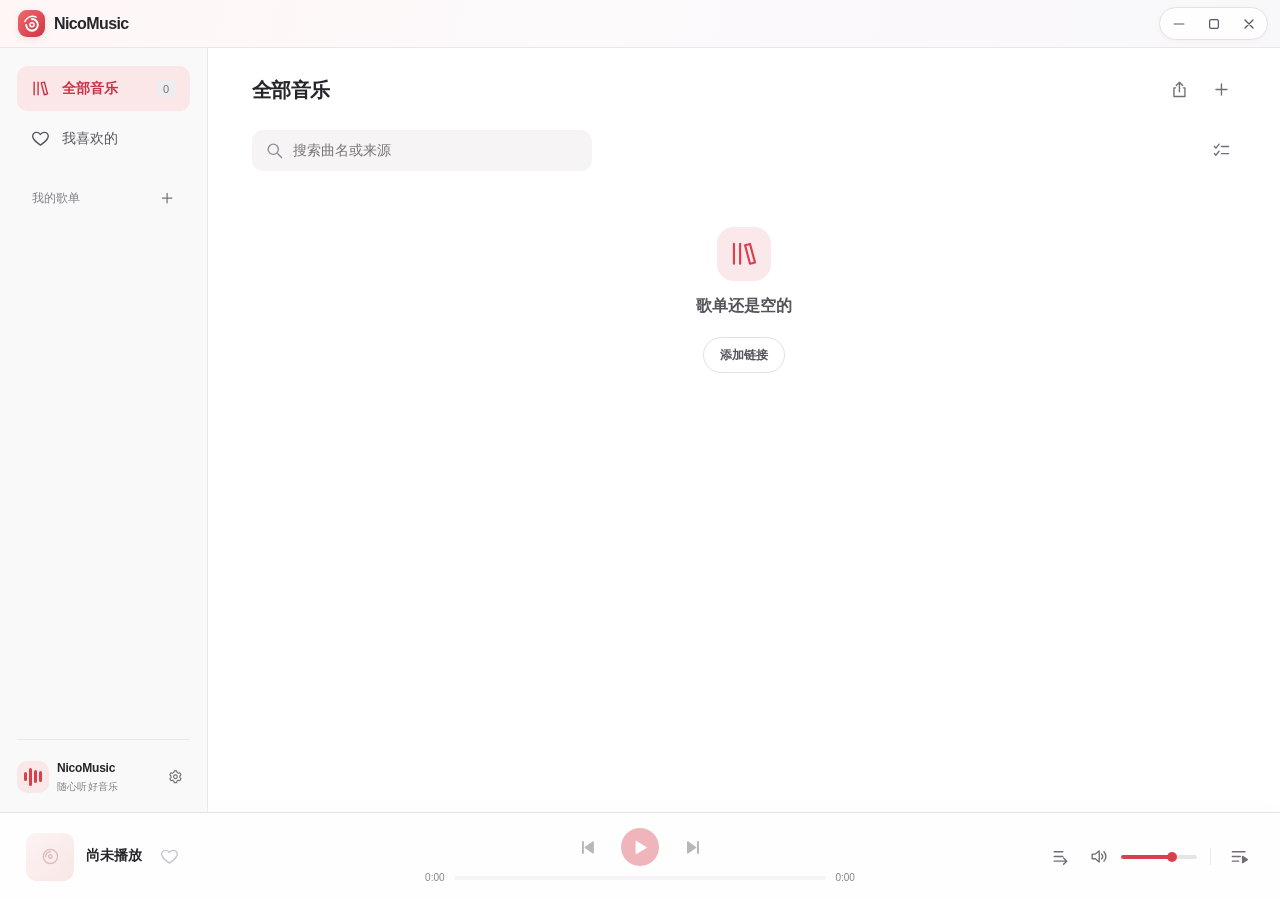
<file: ui/index.html>
<!doctype html>
<html lang="zh-CN">
  <head>
    <meta charset="utf-8" />
    <meta name="viewport" content="width=device-width,initial-scale=1" />
    <meta
      http-equiv="Content-Security-Policy"
      content="default-src 'self'; script-src 'self' https://*.focus.bilimusic.local; style-src 'self' 'unsafe-inline' https://*.focus.bilimusic.local; img-src 'self' https: http:; object-src 'none'; frame-src https://*.source.bilimusic.local; base-uri 'none'"
    />
    <title>NicoMusic · 音乐空间</title>
    <link rel="stylesheet" href="styles/style.css" />
    <script defer src="art/icons/glyphs.js"></script>
    <script defer src="scripts/icons.js"></script>
    <script defer src="scripts/focus.js"></script>
    <script defer src="scripts/playlists.js"></script>
    <script defer src="scripts/track-order.js"></script>
    <script defer src="scripts/window-bar.js"></script>
    <script defer src="scripts/hotkey-bindings.js"></script>
    <script defer src="scripts/shortcuts.js"></script>
    <script defer src="scripts/settings.js"></script>
    <script defer src="scripts/source-credentials.js"></script>
    <script defer src="scripts/plugin-settings.js"></script>
    <script defer src="scripts/edit-history.js"></script>
    <script defer src="scripts/updates.js"></script>
    <script defer src="scripts/collection-confirm.js"></script>
    <script defer src="scripts/app.js"></script>
  </head>
  <body>
    <div id="focusBackground" aria-hidden="true" hidden></div>
    <header class="windowBar" id="windowBar" aria-label="窗口标题栏">
      <div class="windowBrand"><span class="logo"><i data-icon="record"></i></span><b>NicoMusic</b></div>
      <div class="windowControls" role="group" aria-label="窗口控制">
        <button type="button" data-window="minimize" title="最小化到托盘" aria-label="最小化到托盘"><svg viewBox="0 0 20 20" aria-hidden="true" data-icon="windowMinimize"></svg></button>
        <button type="button" data-window="maximize" id="windowMax" title="最大化" aria-label="最大化"><svg viewBox="0 0 20 20" aria-hidden="true" data-icon="windowMaximize"></svg></button>
        <button type="button" data-window="close" title="关闭" aria-label="关闭"><svg viewBox="0 0 20 20" aria-hidden="true" data-icon="windowClose"></svg></button>
      </div>
    </header>
    <div class="shell">
      <aside class="slimScrollbar">
        <nav>
          <button data-page="library" class="selected">
            <i data-icon="library"></i>全部音乐<span id="libCount" class="badge"
              >0</span
            ></button
          ><button data-page="likes"><i data-icon="heart"></i>我喜欢的</button>
        </nav>
        <div class="listHead"><span>我的歌单</span><button id="newList" class="icon" title="新建歌单" aria-label="新建歌单"><i data-icon="plus"></i></button></div>
        <nav id="listNav" class="slimScrollbar" aria-label="我的歌单"></nav>
        <section id="sourcePanel" hidden>
          <div class="navlabel sourceLabel">来源</div>
          <div id="sources"></div>
        </section>
        <div class="asideEnd" id="sidebarStatusArea">
          <span class="eq" aria-hidden="true"><b></b><b></b><b></b><b></b></span>
          <span class="asideIdentity">
            <strong>NicoMusic</strong>
            <small id="sidebarStatus" role="status" aria-live="polite" aria-atomic="true">随心听好音乐</small>
          </span>
          <button
            class="icon"
            id="settingsButton"
            title="设置"
            aria-label="设置"
            aria-haspopup="dialog"
            aria-controls="settings"
          >
            <i data-icon="settings"></i>
          </button>
        </div>
      </aside>
      <main>
        <div class="topbar">
          <h1 id="heading">全部音乐</h1>
          <button id="deleteList" class="icon" aria-label="删除歌单" aria-haspopup="dialog" aria-controls="deleteListDialog" hidden><i data-icon="trash"></i></button>
          <button id="shareMix" class="icon" title="分享歌单" aria-label="分享歌单"><i data-icon="share"></i></button>
          <button type="button" id="sourceHome" class="icon" title="在浏览器打开来源主页" aria-label="在浏览器打开来源主页" hidden><i data-icon="external"></i></button>
          <button id="topAdd" class="icon addLink" aria-label="添加链接">
            <i data-icon="plus"></i>
          </button>
        </div>
        <div class="content">
          <section id="collection">
            <div class="collectionTools"><label class="filter"
              ><i data-icon="search"></i
              ><input
                id="query"
                placeholder="搜索曲名或来源"
                aria-label="搜索曲名或来源"
            /></label>
            <button id="batchToggle" class="icon" aria-label="批量操作" aria-pressed="false" aria-controls="batchBar"><i data-icon="checklist"></i></button></div>
            <div id="batchBar" role="group" aria-label="歌曲批量操作" hidden>
              <label><input id="batchAll" type="checkbox">全选</label>
              <small id="batchCount" aria-live="polite">已选 0 首</small>
              <button type="button" id="batchPlay" class="icon" title="播放" aria-label="播放"><i data-icon="play"></i></button>
              <button type="button" id="batchAdd" class="icon" title="加入歌单" aria-label="加入歌单"><i data-icon="plus"></i></button>
              <button type="button" id="batchFav" class="icon" title="喜欢" aria-label="喜欢"><i data-icon="heart"></i></button>
              <button type="button" id="batchRemove" class="icon" title="从音乐库移除" aria-label="从音乐库移除"><i data-icon="trash"></i></button>
            </div>
            <div id="rows" tabindex="0" role="region" aria-label="歌曲列表"></div>
          </section>
          <section id="sourceView" aria-labelledby="heading" hidden></section>
        </div>
      </main>
    </div>
    <section id="focusView" tabindex="-1" aria-label="专注模式" hidden>
      <div class="focusTools" role="group" aria-label="专注模式工具">
        <button type="button" class="focusTool" id="focusBack" aria-label="返回列表" title="返回列表（Esc）">
          <svg class="iconSvg" viewBox="0 0 24 24" aria-hidden="true" data-icon="focusBack"></svg>
        </button>
        <button type="button" class="focusTool" id="focusPresetTool" aria-label="切换专注模式预设" aria-haspopup="menu" aria-expanded="false" aria-controls="focusPresetMenu" hidden>
          <svg class="iconSvg" viewBox="0 0 24 24" aria-hidden="true" data-icon="presets"></svg>
        </button>
        <div id="focusPresetMenu" class="presetMenu" hidden>
          <div class="presetHeading" id="presetHeading">专注预设</div>
          <div id="focusPreset" class="slimScrollbar" role="menu" aria-labelledby="presetHeading"></div>
        </div>
      </div>
      <div id="focusContent"></div>
    </section>
    <footer>
      <div class="now">
        <button type="button" class="cover" id="cover" aria-label="切换专注模式" title="切换专注模式" aria-controls="focusView" aria-expanded="false" disabled><i data-icon="disc"></i></button>
        <div class="trackText">
          <strong id="trackWindow"><span id="track">尚未播放</span></strong><small id="artist"></small>
        </div>
        <button
          id="like"
          class="icon"
          aria-label="喜欢当前曲目"
          title="喜欢当前曲目"
          disabled
        >
          <i data-icon="heart"></i>
        </button>
      </div>
      <div class="transport">
        <div class="transportButtons">
          <button id="prev" class="icon" title="上一首（Ctrl + Alt + ← / MediaPrevious）" aria-label="上一首" aria-keyshortcuts="Control+Alt+ArrowLeft MediaTrackPrevious">
            <i data-icon="prev"></i></button
          ><button
            id="toggle"
            class="toggle"
            title="播放 / 暂停（空格 / Ctrl + Alt + 空格 / MediaPlayPause）"
            aria-label="播放"
            aria-keyshortcuts="Space Control+Alt+Space MediaPlayPause"
          >
            <i data-icon="play"></i></button
          ><button id="next" class="icon" title="下一首（Ctrl + Alt + → / MediaNext）" aria-label="下一首" aria-keyshortcuts="Control+Alt+ArrowRight MediaTrackNext">
            <i data-icon="next"></i>
          </button>
        </div>
        <div class="timeline">
          <time id="elapsed">0:00</time
          ><input
            type="range"
            id="seek"
            min="0"
            max="100"
            value="0"
            disabled
            aria-label="播放进度"
          /><time id="duration">0:00</time>
        </div>
      </div>
      <div class="outputs">
        <button id="repeat" type="button" class="icon" title="播放模式：顺序播放" aria-label="播放模式：顺序播放"></button>
        <button
          class="icon"
          id="mute"
          aria-label="静音"
          title="静音 / 取消静音"
        >
          <i data-icon="volume"></i></button
        ><input
          type="range"
          id="volume"
          min="0"
          max="100"
          value="70"
          aria-label="音量"
          aria-keyshortcuts="AudioVolumeUp AudioVolumeDown"
          title="播放器音量（VolumeUp / VolumeDown，每次 5%，支持长按）"
        /><span class="divider"></span
        ><button
          class="icon"
          id="viewQueue"
          title="查看播放列表"
          aria-label="查看播放列表"
          aria-haspopup="dialog"
          aria-controls="queueDialog"
        >
          <i data-icon="playQueue"></i>
        </button>
      </div>
    </footer>
    <dialog id="queueDialog" class="sheet" aria-labelledby="queueTitle">
      <header class="sheetHeader">
        <h2 id="queueTitle">播放列表 <small id="queueCount"></small></h2>
        <button type="button" class="close icon" aria-label="关闭播放列表" autofocus><i data-icon="close"></i></button>
      </header>
      <div class="queueCard">
        <p id="queueEmpty">暂无播放队列，请先点播一首歌。</p>
        <ol id="queueItems"></ol>
      </div>
    </dialog>
    <dialog id="exitDialog" aria-labelledby="exitTitle" aria-describedby="exitHint">
      <form id="exitForm">
        <button type="button" class="close icon" aria-label="取消"><i data-icon="close"></i></button>
        <h2 id="exitTitle">关闭窗口</h2>
        <p id="exitHint">收起到系统托盘后会继续播放，点击托盘图标可恢复窗口；关闭播放器会停止播放并退出。</p>
        <label class="rememberExit"><input type="checkbox" id="rememberExit">记住本次选择，不再提示</label>
        <div class="actions">
          <button type="submit" class="primary" value="minimize" autofocus>最小化到托盘</button>
          <button type="submit" class="subtle" value="close">关闭播放器</button>
        </div>
      </form>
    </dialog>
    <dialog id="deleteListDialog" class="sheet" role="alertdialog" aria-labelledby="deleteListTitle" aria-describedby="deleteListHint">
      <header class="sheetHeader">
        <h2 id="deleteListTitle">删除「<bdi id="deleteListName"></bdi>」？</h2>
        <button type="button" class="close icon" aria-label="关闭删除确认"><i data-icon="close"></i></button>
      </header>
      <p id="deleteListHint">只删除歌单，歌曲仍保留在音乐库中。</p>
      <div class="actions">
        <button type="button" id="cancelDeleteList" class="subtle" autofocus>取消</button>
        <button type="button" id="confirmDeleteList" class="primary">删除歌单</button>
      </div>
    </dialog>
    <dialog id="sourceImportDialog" class="sheet" aria-labelledby="sourceImportTitle" aria-describedby="sourceImportSummary">
      <form method="dialog">
        <h2 id="sourceImportTitle">导入来源歌单</h2>
        <p id="sourceImportSummary"></p>
        <div class="actions">
          <button id="sourceImportCancel" class="subtle" value="cancel" autofocus>取消</button>
          <button id="sourceImportAccept" class="primary" value="accept">确认导入</button>
        </div>
      </form>
    </dialog>
    <dialog id="mixDialog" class="sheet" aria-labelledby="mixTitle" aria-describedby="mixSummary">
      <form id="mixForm">
        <header class="sheetHeader">
          <h2 id="mixTitle">导入分享歌单</h2>
          <button type="button" class="close icon" aria-label="关闭"><i data-icon="close"></i></button>
        </header>
        <div class="importFields">
          <p id="mixSummary"></p>
          <label>新歌单名称<input id="mixName" required maxlength="60"></label>
        </div>
        <div class="actions">
          <button id="mixCurrent" class="subtle" type="button">导入当前歌单</button>
          <button class="primary" type="submit">创建歌单</button>
        </div>
      </form>
    </dialog>
    <dialog id="listDialog" aria-labelledby="listTitle">
      <form id="listForm">
        <button type="button" class="close icon" aria-label="关闭"><i data-icon="close"></i></button>
        <h2 id="listTitle">新建歌单</h2>
        <label>名称<input id="listName" required maxlength="60" placeholder="歌单名称"></label>
        <p id="listError" class="formError" role="alert"></p>
        <div class="actions"><button class="primary">创建</button></div>
      </form>
    </dialog>
    <dialog id="assignDialog" aria-labelledby="assignTitle">
      <form id="assignForm">
        <button type="button" class="close icon" aria-label="关闭"><i data-icon="close"></i></button>
        <h2 id="assignTitle">加入歌单</h2><p id="assignTrack"></p><div id="listChoices" class="choices"></div>
        <p id="assignError" class="formError" role="alert"></p>
        <div class="actions"><button id="createWithSong" class="subtle" type="button">新建歌单</button><button id="applyLists" class="primary">保存</button></div>
      </form>
    </dialog>
    <dialog id="addDialog" class="sheet" aria-labelledby="importTitle">
      <form id="addForm">
        <header class="sheetHeader">
          <h2 id="importTitle">导入音乐</h2>
          <button type="button" class="close icon" aria-label="关闭"><i data-icon="close"></i></button>
        </header>
        <div class="importFields">
          <button type="button" id="localDrop" title="选择音乐或 .nicomix 歌单">选择文件 <small>或将音乐、.nicomix 歌单拖到这里</small></button>
          <input type="file" id="localFile" accept=".nicomix,.mp3,.m4a,.aac,.flac,.wav,.ogg,.opus,.oga,.aiff,.alac,.wma,.webm,.mp4" hidden />
          <p id="importStatus" role="status" hidden>正在读取合集，请稍候…</p>
          <label
            >链接或本地路径<input
              id="url"
              type="text"
              placeholder="歌曲链接、合集链接或本地路径"
              required
              maxlength="8192" /></label
          ><label
            >曲名 <small>选填</small
            ><input id="name" maxlength="180" placeholder="留空使用原曲名或文件名"
          /></label>
        </div>
        <div class="actions">
          <button class="subtle" value="add">仅加入歌单</button
          ><button class="primary" value="start">
            <i data-icon="play"></i>加入并播放
          </button>
        </div>
      </form>
    </dialog>
    <dialog id="settings" class="sheet" aria-labelledby="settingsTitle">
      <div class="settingsFrame">
      <header class="sheetHeader">
        <h2 id="settingsTitle">设置</h2>
        <button class="close icon" aria-label="关闭设置"><i data-icon="close"></i></button>
      </header>
      <div class="settingsTabs" role="tablist" aria-label="设置分类">
        <button type="button" id="settingsTabGeneral" data-settings-tab="general" role="tab" aria-selected="true" aria-controls="settingsGeneral">常规</button>
        <button type="button" id="settingsTabHotkeys" data-settings-tab="hotkeys" role="tab" aria-selected="false" aria-controls="settingsHotkeys" tabindex="-1">热键</button>
        <button type="button" id="settingsTabPlugins" data-settings-tab="plugins" role="tab" aria-selected="false" aria-controls="settingsPlugins" tabindex="-1">插件</button>
        <button type="button" id="settingsTabAbout" data-settings-tab="about" role="tab" aria-selected="false" aria-controls="about" tabindex="-1">关于</button>
      </div>
      <div id="settingsBody" class="settingsBody slimScrollbar">
      <section id="settingsGeneral" role="tabpanel" aria-labelledby="settingsTabGeneral">
        <section class="generalSection" aria-labelledby="dataFolderTitle">
          <h3 id="dataFolderTitle">本地数据</h3>
          <p>音乐库、自建歌单、收藏及设置保存在数据文件夹中。完整备份前，请先退出播放器。</p>
          <button type="button" id="openDataFolder" class="subtle" disabled>打开数据文件夹</button>
        </section>
        <section class="generalSection" aria-labelledby="editHistoryTitle">
          <h3 id="editHistoryTitle">操作提示与撤销</h3>
          <label class="autoUpdate"><input type="checkbox" id="editNotices" checked />显示导入和删除操作提示</label>
          <p>关闭后仍可使用 Ctrl+Z 撤销、Ctrl+Y 重做。每批操作为一步，本次会话最多保留 50 步；不会删除本地音频文件。</p>
          <div class="settingsActions"><button type="button" id="undoEdit" class="subtle" disabled>撤销（Ctrl+Z）</button><button type="button" id="redoEdit" class="subtle" disabled>重做（Ctrl+Y）</button></div>
        </section>
        <section class="generalSection" aria-labelledby="closeWindowTitle">
          <h3 id="closeWindowTitle">关闭窗口</h3>
          <p>清除已记住的关闭方式，下次关闭时重新询问收起到托盘或退出。</p>
          <button type="button" id="resetExit" class="subtle">恢复关闭窗口时的询问</button>
        </section>
      </section>
      <section id="settingsHotkeys" role="tabpanel" aria-labelledby="settingsTabHotkeys" hidden>
        <h3 class="settingsSectionTitle">播放控制</h3>
        <form id="hotkeyForm">
          <div class="hotkeyGroup">
          <div class="hotkeyRow"><label for="hotkey-prev">上一首</label><input id="hotkey-prev" readonly aria-label="上一首组合热键" /></div>
          <div class="hotkeyRow"><label for="hotkey-next">下一首</label><input id="hotkey-next" readonly aria-label="下一首组合热键" /></div>
          <div class="hotkeyRow"><label for="hotkey-toggle">播放 / 暂停</label><input id="hotkey-toggle" readonly aria-label="播放暂停组合热键" /></div>
          </div>
          <p id="hotkeyEditStatus" class="settingsNotice" role="status" aria-live="polite" hidden></p>
          <p id="hotkeyAvailability" class="settingsNotice" role="status" aria-live="polite" hidden></p>
          <div class="settingsActions"><button type="button" id="resetHotkeys" class="subtle">恢复默认</button><button type="button" id="cancelHotkeyChanges" class="subtle">取消修改</button><button type="submit" id="saveHotkeys" class="primary" disabled>保存热键</button></div>
        </form>
      </section>
      <section id="settingsPlugins" role="tabpanel" aria-labelledby="settingsTabPlugins" hidden>
        <div class="pluginToolbar">
          <h3 id="pluginVersionsTitle">已加载插件 <span id="pluginCount">0</span></h3>
          <button type="button" id="openPluginFolder" class="pluginButton" disabled><i data-icon="folder"></i>打开插件目录</button>
        </div>
        <p id="noPluginVersions">暂无已加载的插件</p>
        <ul id="pluginVersions" aria-labelledby="pluginVersionsTitle"></ul>
      </section>
      <section id="about" role="tabpanel" aria-labelledby="settingsTabAbout" hidden>
      <h3>关于 NicoMusic</h3>
      <p id="starInvite">✨ 如果喜欢 NicoMusic，欢迎到 GitHub 点亮一颗 Star。</p>
      <p>
        <a id="projectLink" href="https://github.com/lenzo15/Nico-Music" target="_blank" rel="noopener noreferrer" title="在默认浏览器中打开 GitHub 项目">
          GitHub：lenzo15/Nico-Music <i data-icon="external"></i>
        </a>
      </p>
      <section class="updatePanel" aria-labelledby="updateTitle">
        <h3 id="updateTitle">版本更新</h3>
        <p>当前版本：<span id="appVersion">读取中…</span></p>
        <p id="updateStatus" role="status" aria-live="polite">尚未检查更新</p>
        <div id="downloadProgress" hidden>
          <progress id="updateProgress" max="1" value="0" aria-label="更新下载进度"></progress>
          <small id="downloadBytes"></small>
        </div>
        <div class="updateActions">
          <button type="button" id="checkUpdates" class="subtle" disabled>检查更新</button>
          <button type="button" id="downloadUpdate" class="primary" hidden>更新并重启</button>
          <button type="button" id="cancelUpdate" class="subtle" hidden>取消下载</button>
        </div>
        <label class="autoUpdate"><input type="checkbox" id="autoUpdate" checked />启动时自动检查更新</label>
      </section>
      </section>
      </div>
      </div>
    </dialog>
    <dialog id="pluginConfig" class="sheet" aria-labelledby="pluginConfigTitle">
      <header class="sheetHeader">
        <h2 id="pluginConfigTitle"></h2>
        <button type="button" class="close icon" aria-label="关闭插件设置"><i data-icon="close"></i></button>
      </header>
      <div id="pluginConfigPage"></div>
    </dialog>
    <dialog id="sourceCredentialDialog" class="sheet" aria-labelledby="sourceCredentialTitle">
      <form id="sourceCredentialForm" autocomplete="off">
        <header class="sheetHeader">
          <h2 id="sourceCredentialTitle"></h2>
          <button type="button" class="close icon" aria-label="关闭音源设置"><i data-icon="close"></i></button>
        </header>
        <div class="credentialFields slimScrollbar">
          <p id="sourceCredentialHelp"></p>
          <label id="sourceCredentialLabel" for="sourceCredentialInput"></label>
          <input id="sourceCredentialInput" type="password" autocomplete="off" spellcheck="false" maxlength="16384"
                 aria-describedby="sourceCredentialHelp sourceCredentialStatus" />
          <p id="sourceCredentialStatus" role="status" aria-live="polite"></p>
        </div>
        <div class="actions">
          <button type="button" id="clearSourceCredential" class="subtle" disabled>清除本地登录</button>
          <button type="submit" id="saveSourceCredential" class="primary" disabled>保存</button>
        </div>
      </form>
    </dialog>
    <div id="toast" role="status" aria-live="polite"></div>
  </body>
</html>
</file>
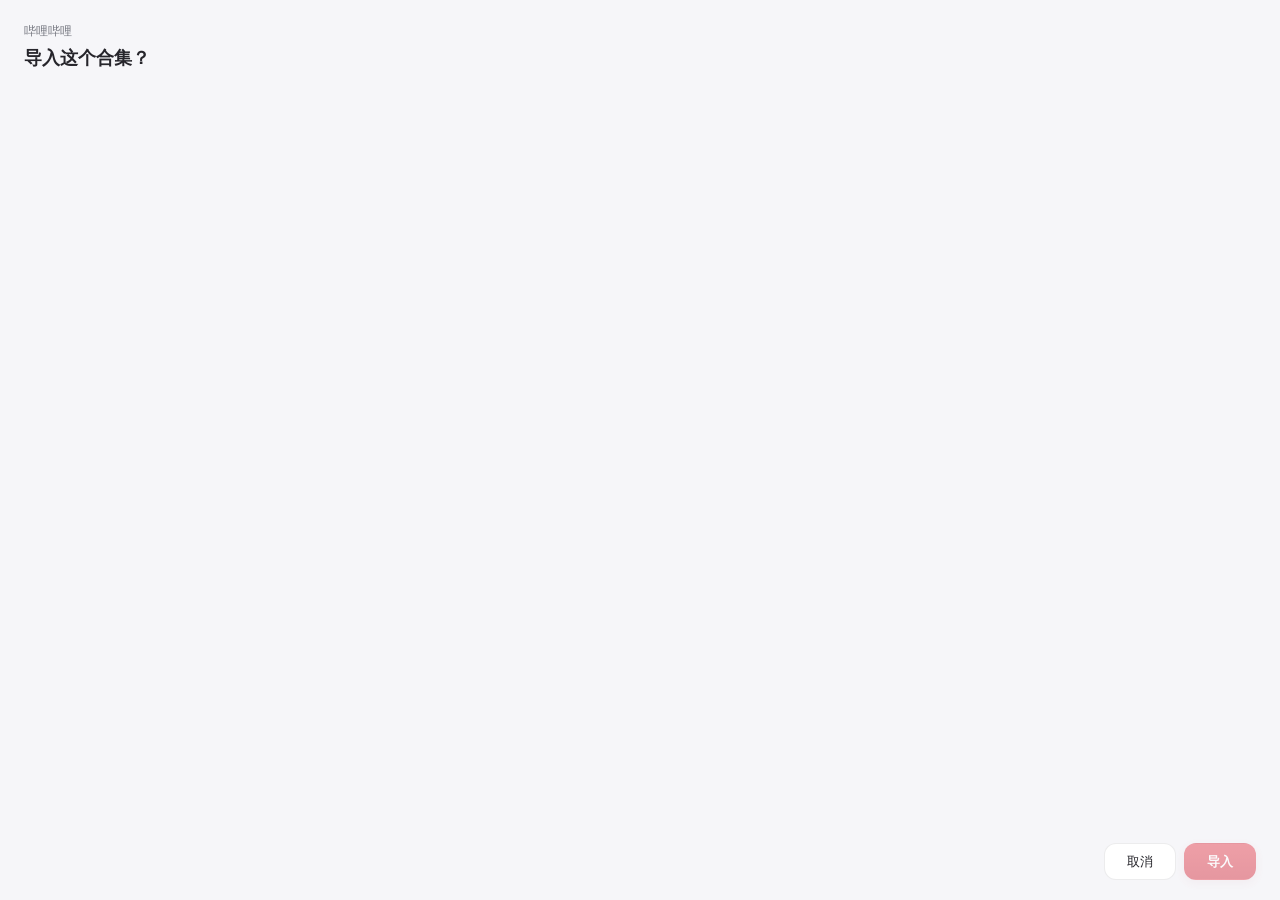
<file: plugins/bilibili/confirm/index.html>
<!doctype html>
<html lang="zh-CN">
<head>
  <meta charset="utf-8">
  <meta name="viewport" content="width=device-width, initial-scale=1">
  <meta http-equiv="Content-Security-Policy" content="default-src 'none'; style-src 'unsafe-inline'; script-src 'unsafe-inline'; base-uri 'none'; form-action 'none'">
  <title>导入哔哩哔哩合集</title>
  <style>
    * { box-sizing: border-box; }
    body { margin: 0; height: 100vh; padding: 20px 24px; display: flex; flex-direction: column; gap: 16px;
      background: #f6f6f9; color: #26252b; font: 14px/1.5 "Segoe UI","Microsoft YaHei UI",sans-serif; }
    main { flex: 1; min-height: 0; overflow: auto; }
    small { color: #777982; font-size: 12px; }
    h1 { margin: 4px 0 6px; font-size: 18px; font-weight: 600; }
    p { margin: 0; color: #68656c; overflow-wrap: anywhere; }
    footer { display: flex; flex: none; justify-content: flex-end; gap: 8px; }
    button { min-height: 36px; min-width: 72px; padding: 8px 14px; border: 1px solid #3c3c4318; border-radius: 12px;
      background: white; color: inherit; font: inherit; font-size: 13px; font-weight: 500; cursor: pointer; }
    #cancel:hover { background: #ededf2; }
    #accept { border-color: transparent; background: linear-gradient(#e84a57, #d63a49); color: white; font-weight: 600;
      box-shadow: 0 3px 8px #d63a4917; }
    #accept:hover:not(:disabled) { background: #cc3444; }
    button:focus-visible { outline: 2px solid #c64b63; outline-offset: 2px; }
    button:disabled { opacity: .5; cursor: default; }
  </style>
</head>
<body>
  <main><small>哔哩哔哩</small><h1>导入这个合集？</h1><p id="summary" aria-live="polite"></p></main>
  <footer><button id="cancel">取消</button><button id="accept" disabled>导入</button></footer>
  <script>
    const host = "https://studio.bilimusic.local";
    const send = action => parent.postMessage("collection-" + action, host);
    window.addEventListener("message", e => {
      if (e.source !== parent || e.origin !== host || e.data?.type !== "collection-preview") return;
      const {count, destination, play} = e.data;
      document.querySelector("#summary").textContent = `将 ${count} 首歌曲加入「${destination}」${play ? "，并从第一首开始播放" : ""}。`;
      const accept = document.querySelector("#accept");
      accept.disabled = false;
      accept.textContent = play ? "导入并播放" : "确认导入";
      document.querySelector("#cancel").focus();
    });
    document.querySelector("#cancel").onclick = () => send("cancel");
    document.querySelector("#accept").onclick = () => send("accept");
    window.onkeydown = e => { if (e.key === "Escape") { e.preventDefault(); send("cancel"); } };
    send("ready");
  </script>
</body>
</html>
</file>
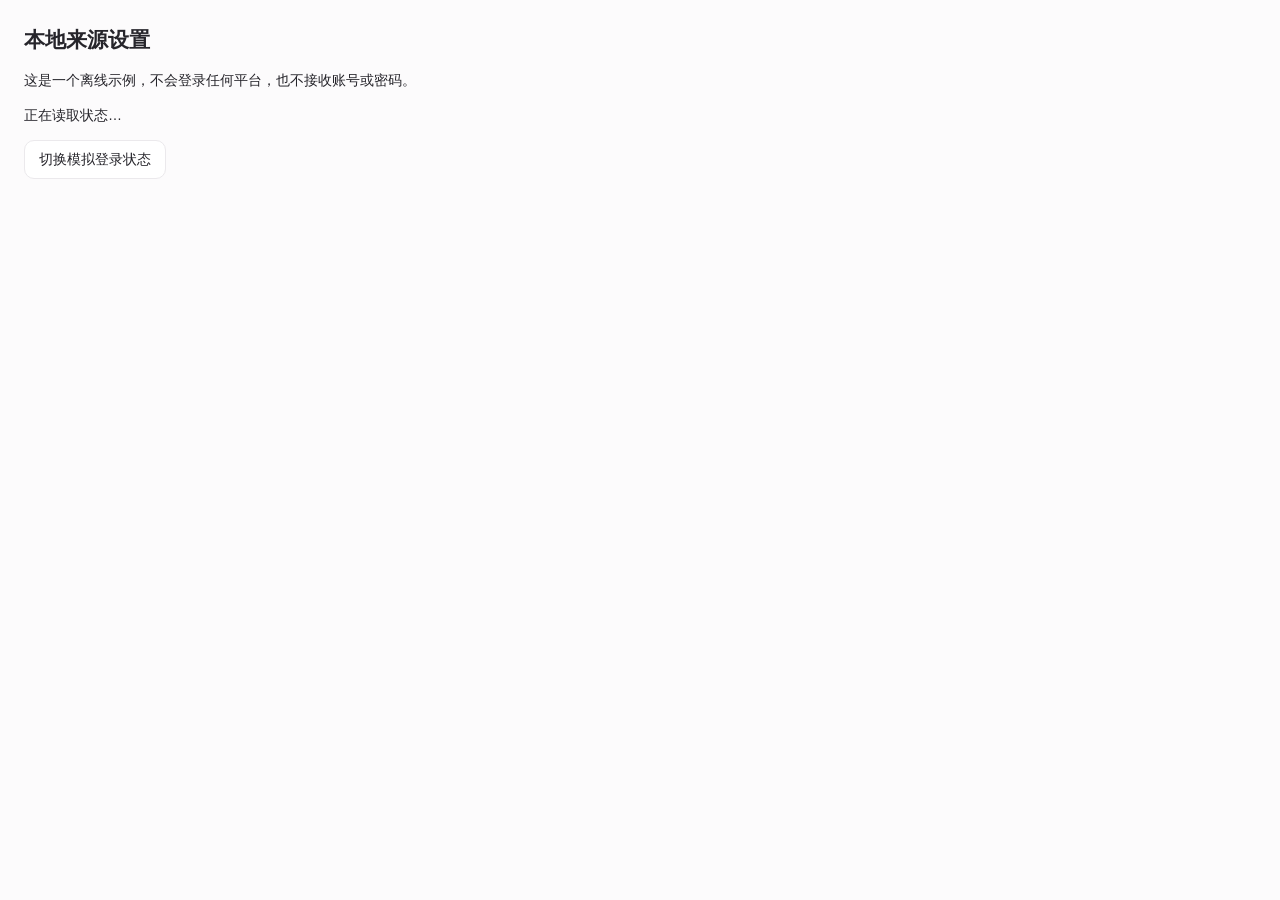
<file: examples/plugins/source-page/page/index.html>
<!doctype html>
<html lang="zh-CN">
<head>
  <meta charset="utf-8">
  <meta name="viewport" content="width=device-width, initial-scale=1">
  <title>来源页面示例</title>
  <link rel="stylesheet" href="style.css">
  <script defer src="app.js"></script>
</head>
<body>
  <h2>本地来源设置</h2>
  <p>这是一个离线示例，不会登录任何平台，也不接收账号或密码。</p>
  <p id="status" role="status">正在读取状态…</p>
  <button id="toggle" type="button" disabled>切换模拟登录状态</button>
</body>
</html>
</file>
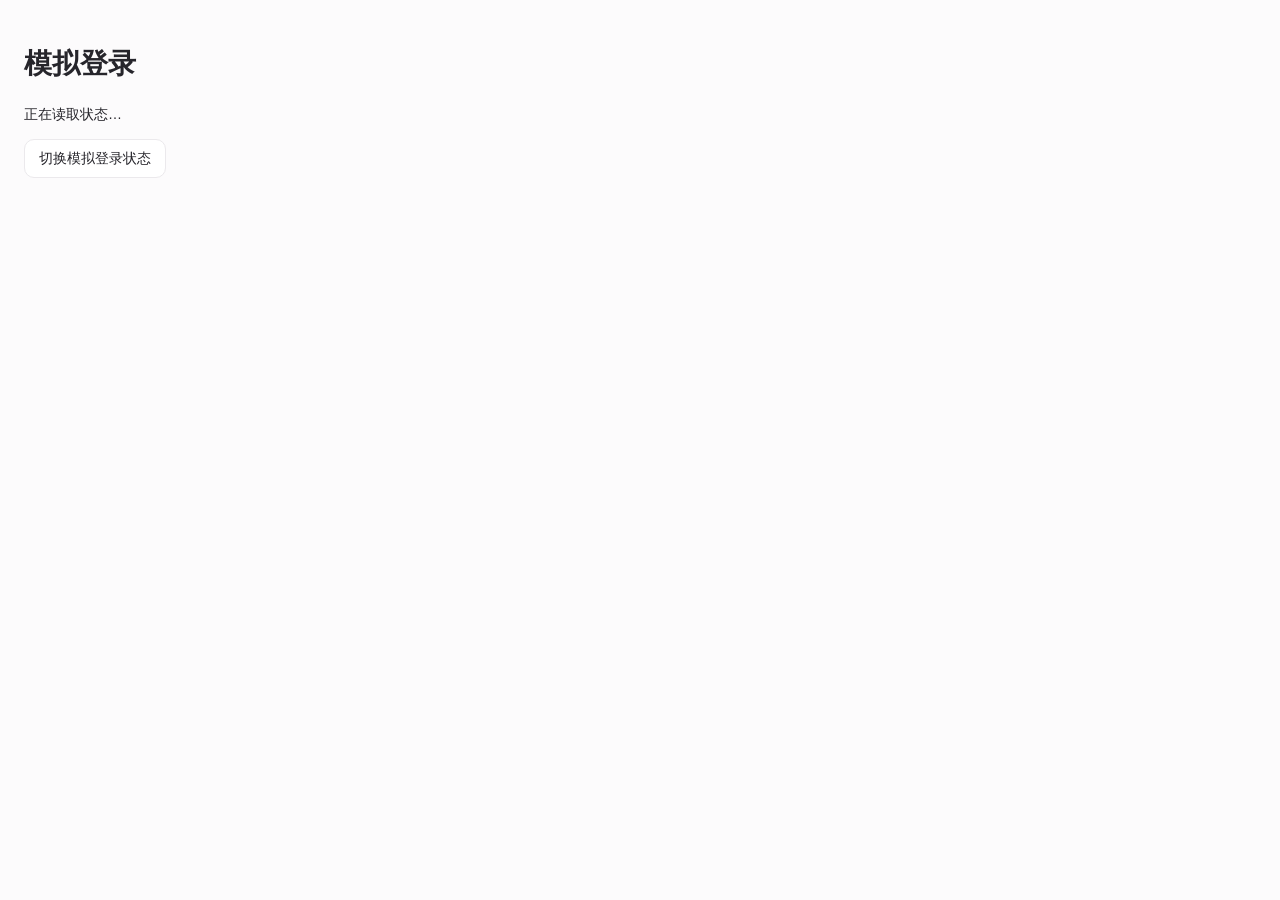
<file: examples/plugins/source-page/page/settings.html>
<!doctype html>
<html lang="zh-CN">
<meta charset="utf-8">
<title>示例音源设置</title>
<link rel="stylesheet" href="style.css">
<h1>模拟登录</h1>
<p id="status" role="status">正在读取状态…</p>
<button id="toggle" disabled>切换模拟登录状态</button>
<script src="app.js"></script>
</html>
</file>
<file: ui/styles/style.css>
:root {
  --red: #da404b;
  --red-dark: #b52d3d;
  --ink: #26252b;
  --muted: #817f85;
  --line: #ebe9ec;
  --wash: #fcfbfc;
  --sidebar: 208px;
  --bar: 88px;
  --chrome: 48px;
  color: var(--ink);
  font:
    14px/1.5 "Segoe UI",
    "Microsoft YaHei UI",
    sans-serif;
  color-scheme: light;
}
* {
  box-sizing: border-box;
}
body {
  margin: 0;
  background: #fff;
  overflow: hidden;
}
button,
input {
  font: inherit;
}
button {
  border: 0;
  color: inherit;
  cursor: pointer;
  background: transparent;
}
button:disabled,
input:disabled {
  cursor: default;
  opacity: 0.38;
}
button:focus-visible,
input:focus-visible {
  outline: 3px solid #ed99a0;
  outline-offset: 3px;
}
button {
  transition:
    background 0.15s,
    transform 0.15s;
}
button:not(:disabled):active {
  transform: translateY(1px);
}
i {
  display: inline-flex;
  align-items: center;
  justify-content: center;
  font-style: normal;
  flex: none;
}
svg.iconSvg {
  width: 1.35em;
  height: 1.35em;
  fill: none;
  stroke: currentColor;
  stroke-width: 1.75;
  stroke-linecap: round;
  stroke-linejoin: round;
}
/* Minimal focus surface: the main transport stays mounted and functional. */
#focusView { position: relative; overflow: hidden; container-type: size; height: calc(100dvh - var(--bar) - var(--chrome)); outline: none; }
@media (prefers-reduced-motion: no-preference) {
  /* Capture only the outgoing scene so the window controls and live player remain clickable. */
  :root[data-focus-transition] { view-transition-name: none; }
  :root[data-focus-transition="enter"] .shell,
  :root[data-focus-transition="exit"] #focusView,
  :root[data-focus-transition="preset"] #focusContent { view-transition-name: focus-scene; }
  :root:is([data-focus-transition="exit"], [data-focus-transition="preset"]) body[data-focus-preset] #focusBackground {
    view-transition-name: focus-backdrop;
  }
  :root[data-focus-transition]::view-transition { pointer-events: none; }
  :root[data-focus-transition]::view-transition-group(*) {
    animation-duration: .28s;
    animation-timing-function: cubic-bezier(.22,.61,.36,1);
    overflow: clip;
  }
  /* Preset backgrounds reach behind the chrome; only fade the part in the scene. */
  :root[data-focus-transition]::view-transition-group(focus-backdrop) {
    clip-path: inset(var(--chrome) 0 var(--bar));
  }
  :root[data-focus-transition="enter"] #focusView:not([hidden]) {
    animation: focus-scene-in .28s cubic-bezier(.22,.61,.36,1) both;
  }
  :root[data-focus-transition="exit"]::view-transition-old(focus-scene) { animation-name: focus-scene-out; }
  :root[data-focus-transition="preset-live"]::view-transition-old(*) { animation-name: focus-preset-out; }
  @keyframes focus-preset-out { to { opacity: 0; } }
  @keyframes focus-scene-in { from { opacity: 0; transform: translateY(8px) scale(.98); } }
  @keyframes focus-scene-out { to { opacity: 0; transform: translateY(8px) scale(.98); } }
}
#focusContent { width: 100%; height: 100%; display: flex; flex-direction: column; justify-content: center; align-items: center; }
.basicFocusTitle { max-width: 80%; text-align: center; overflow-wrap: anywhere; }
.focusTools { position: absolute; z-index: 1; top: 14px; left: 18px; display: flex; gap: 8px; }
.focusTool { position: relative; display: grid; place-items: center; width: 34px; height: 34px; padding: 0;
  border: 1px solid var(--line); border-radius: 50%; color: inherit; background: var(--focus-tool-bg, var(--wash)); }
.focusTool:hover { background: var(--focus-tool-hover, #eeeaf0); }
.focusTool svg { width: 18px; height: 18px; pointer-events: none; }
#focusPresetTool[aria-expanded="true"] { background: var(--focus-tool-hover, #eeeaf0); }
.presetMenu {
  position: absolute; left: 42px; top: calc(100% + 9px); width: min(212px, calc(100vw - 86px));
  padding: 6px; border-radius: 19px; border: 1px solid var(--menu-edge, #ffffffc9);
  background: var(--menu-glass, #f9f9f4ee); color: var(--menu-ink, #252529);
  backdrop-filter: blur(24px) saturate(145%);
  box-shadow: 0 14px 38px #13152026, 0 2px 7px #13152014;
  transform-origin: 17px 0;
}
.presetHeading { padding: 7px 12px 5px; color: inherit; opacity: .65; font-size: 11px; font-weight: 600; }
#focusPreset {
  max-height: min(40vh, 290px);
  overflow-y: auto;
  --scroll-thumb: color-mix(in srgb, var(--menu-ink, #252529) 32%, transparent);
  --scroll-thumb-active: color-mix(in srgb, var(--menu-ink, #252529) 46%, transparent);
}
#focusPreset button {
  width: 100%; min-height: 40px; display: flex; align-items: center; justify-content: space-between; gap: 12px;
  padding: 7px 12px; border-radius: 12px; font-size: 14px; text-align: start;
}
#focusPreset button span { overflow: hidden; text-overflow: ellipsis; white-space: nowrap; }
#focusPreset [aria-checked="true"] { font-weight: 600; color: var(--menu-accent, #005bbd); }
#focusPreset button:hover, #focusPreset button:focus-visible { background: var(--menu-hover, #67678212); }
#focusPreset button:focus-visible { outline-offset: -2px; outline: 2px solid var(--menu-accent, #005bbd); }
#focusPreset .iconSvg { flex: none; width: 16px; height: 16px; stroke-width: 2.3; visibility: hidden; }
#focusPreset [aria-checked="true"] .iconSvg { visibility: visible; }
@media (prefers-reduced-motion: no-preference) {
  .presetMenu:not([hidden]) { animation: preset-in .16s cubic-bezier(.2,.8,.2,1); }
  @keyframes preset-in { from { opacity: 0; transform: translateY(-4px) scale(.96); } }
}
/* Window chrome stays outside the scrolling sidebar, content, and player. */
.windowBar {
  position: relative;
  display: flex;
  align-items: center;
  justify-content: space-between;
  height: var(--chrome);
  margin: 0;
  padding: 0 12px 0 18px;
  background: linear-gradient(105deg, #fff6f6, #fcfafb 45%, #f8f7fa);
  border-bottom: 1px solid #ebe6e9;
  user-select: none;
  -webkit-app-region: drag;
  app-region: drag;
}
.windowBrand { display: inline-flex; align-items: center; gap: 9px; font-size: 16px; letter-spacing: -.6px; }
.windowBar .logo { width: 27px; height: 27px; border-radius: 9px; box-shadow: 0 2px 6px #c83a4320; }
.windowBar .logo svg { width: 20px; height: 20px; }
.windowControls {
  display: inline-flex; align-items: center; padding: 2px; gap: 2px;
  background: #ffffffdb; border: 1px solid #e6e0e4; border-radius: 22px;
  box-shadow: 0 1px 4px #48363e09;
  -webkit-app-region: no-drag;
  app-region: no-drag;
}
.windowControls button { display: grid; place-items: center; width: 33px; height: 27px; padding: 0; border-radius: 17px; color: #595460; }
.windowControls svg { width: 16px; height: 16px; fill: none; stroke: currentColor; stroke-width: 1.55; stroke-linecap: round; stroke-linejoin: round; }
.windowControls button:hover { background: #f0edef; }
.windowControls [data-window="close"]:hover { color: #bb2b3b; background: #fbe5e7; }
.windowControls .restoreMark, .windowBar.isMaximized .maximizeMark { display: none; }
.windowBar.isMaximized .restoreMark { display: inline; }
.shell {
  display: grid;
  grid-template-columns: var(--sidebar) 1fr;
  height: calc(100dvh - var(--bar) - var(--chrome));
}
aside {
  border-right: 1px solid var(--line);
  padding: 18px 17px;
  background: #faf9fa;
  display: flex;
  flex-direction: column;
}
.brand {
  display: flex;
  align-items: center;
  gap: 12px;
  margin: 0 8px 41px;
}
.brand b {
  font-size: 24px;
  letter-spacing: -1.3px;
  line-height: 1.1;
}
.brand small,
.asideEnd small,
.trackText small {
  display: block;
  color: var(--muted);
}
.brand small {
  letter-spacing: 2px;
  font-size: 10px;
  margin-top: 4px;
}
.logo {
  width: 42px;
  height: 42px;
  border-radius: 13px;
  background: linear-gradient(135deg, #f16a69, #cc3547);
  color: white;
  display: grid;
  place-items: center;
  box-shadow: 0 5px 11px #c83a4325;
}
.logo svg {
  width: 32px;
  height: 32px;
}
.navlabel {
  font-size: 11px;
  letter-spacing: 1px;
  color: #939095;
  font-weight: 600;
  margin: 0 15px 11px;
}
nav {
  display: grid;
  gap: 5px;
}
nav button,
.source {
  display: flex;
  align-items: center;
  gap: 12px;
  text-align: left;
  border-radius: 11px;
  padding: 12px 14px;
  font-weight: 550;
  color: #59565e;
}
nav button:hover,
.source:hover,
.icon:not(:disabled):hover {
  background: #f0edef;
}
nav button.selected,
.source.selected {
  background: #fbe6e8;
  color: #c83243;
  font-weight: 700;
}
.badge {
  margin-left: auto;
  font:
    11px/18px "Segoe UI",
    sans-serif;
  color: #78727a;
  background: #eeecef;
  padding: 0 7px;
  border-radius: 7px;
}
.sourceLabel {
  margin-top: 34px;
}
.trail {
  margin-left: auto;
  color: #97929a;
  font-size: 11px;
}
.asideEnd {
  margin-top: auto;
  border-top: 1px solid var(--line);
  padding: 19px 0 0;
  display: flex;
  gap: 8px;
  align-items: center;
}
.asideIdentity {
  flex: 1;
  min-width: 0;
}
.asideEnd strong, .asideEnd small {
  display: block;
  overflow: hidden;
  text-overflow: ellipsis;
  white-space: nowrap;
}
.asideEnd strong {
  font-size: 12px;
  font-weight: 650;
  line-height: 1.5;
  letter-spacing: -.2px;
}
.asideEnd small {
  margin-top: 2px;
  font-size: 10px;
  font-weight: 400;
  line-height: 1.5;
  letter-spacing: .2px;
}
.asideEnd button {
  margin-left: auto;
  font-size: 11px;
}
/* Shared dialog chrome; each sheet keeps its own sizing and content layout. */
#settings {
  width: min(620px, calc(100vw - 32px));
  max-width: calc(100vw - 32px);
  /* Keep the outer sheet independent of each tab's intrinsic content size. */
  height: min(522px, calc(100dvh - 32px));
}
dialog.sheet {
  --sheet-inset: 24px;
  max-height: calc(100dvh - 32px);
  padding: 0;
  overflow: hidden;
  border: 1px solid #ffffffc9;
  border-radius: 26px;
  background: #f6f6f9f2;
  backdrop-filter: blur(28px) saturate(160%);
  box-shadow: 0 28px 90px #24232d29, 0 2px 10px #24232d0a;
}
dialog.sheet::backdrop { background: #25263138; backdrop-filter: blur(10px); }
.settingsFrame { display: flex; flex-direction: column; width: 100%; height: 100%; min-height: 0; }
.sheetHeader { display: flex; flex: none; align-items: center; justify-content: space-between; gap: 12px; margin: 0; padding: var(--sheet-inset) var(--sheet-inset) 16px; }
.sheet .sheetHeader .close { position: static; width: 28px; height: 28px; border-radius: 50%; color: #777982; background: #76768014; }
.sheetHeader .close svg { width: 15px; height: 15px; stroke-width: 2; }
.sheet .sheetHeader .close:hover { color: var(--ink); background: #76768024; }
.settingsTabs { display: flex; flex: none; gap: 3px; margin: 0 24px 18px; padding: 4px; border-radius: 13px; background: #76768012; }
.settingsTabs button { flex: 1; min-height: 32px; padding: 5px 14px; border-radius: 10px; color: #777982; font-size: 13px; font-weight: 600; }
.settingsTabs [aria-selected="true"] { color: #30313a; background: #ffffffed; box-shadow: 0 2px 6px #24232d12, 0 0 1px #24232d12; }
.settingsBody {
  flex: 1;
  min-width: 0;
  min-height: 0;
  margin: 0 6px 12px 0;
  padding: 0 14px 12px 24px;
  overflow-x: hidden;
  overflow-y: auto;
  overscroll-behavior-y: contain;
  scrollbar-gutter: stable;
}
/* Shared slim scrollbar; keep system styling in high contrast. */
@media (forced-colors: none) {
  /* Non-auto values override ::-webkit-scrollbar styling in Chromium. */
  .slimScrollbar { scrollbar-width: auto; scrollbar-color: auto; }
  .slimScrollbar::-webkit-scrollbar { width: 4px; height: 4px; }
  .slimScrollbar::-webkit-scrollbar-track { background: transparent; }
  .slimScrollbar::-webkit-scrollbar-thumb { border-radius: 999px; background: var(--scroll-thumb, #63657026); }
  .slimScrollbar:is(:hover, :focus-within)::-webkit-scrollbar-thumb { background: var(--scroll-thumb-active, #63657040); }
  .slimScrollbar::-webkit-scrollbar-button { display: none; width: 0; height: 0; }
  .slimScrollbar::-webkit-scrollbar-corner { background: transparent; }
}
#settings h3 { font-size: 14px; font-weight: 600; letter-spacing: -.15px; }
#settings p { margin: 6px 0 14px; color: #7d7e88; font-size: 13px; line-height: 1.65; }
#settings .settingsSectionTitle { margin: 2px 4px 12px; color: #7d7e88; font-size: 12px; }
.hotkeyGroup { overflow: hidden; border: 1px solid #3c3c4310; border-radius: 18px; background: #ffffffd9; box-shadow: 0 2px 8px #24232d03; }
.hotkeyRow { position: relative; display: grid; grid-template-columns: minmax(88px, 1fr) minmax(0, 1.25fr); align-items: center; gap: 8px; min-height: 66px; padding: 14px; }
.hotkeyRow + .hotkeyRow::before { content: ""; position: absolute; top: 0; left: 14px; right: 0; height: 1px; background: #3c3c430d; }
#settings .hotkeyRow label { margin: 0; font-size: 13px; font-weight: 500; }
#settings .hotkeyRow input { min-width: 0; height: 34px; margin: 0; padding: 0 10px; border: 0; border-radius: 9px; background: #7676800d; color: #4c4d57; text-align: center; cursor: pointer; font: 12px/1.4 ui-monospace, "Cascadia Code", Consolas, "Microsoft YaHei UI", monospace; }
#settings .hotkeyRow input.isRecording { color: var(--red-dark); background: #fff0f2; box-shadow: inset 0 0 0 1px #e64a5830; }
#settings #hotkeyEditStatus { margin: 12px 0; font-size: 12px; }
.settingsActions { display: flex; align-items: center; flex-wrap: wrap; gap: 8px; margin-top: 18px; }
.sheet :is(.settingsActions, .updateActions, .actions) button, #settingsGeneral button { min-height: 36px; padding: 8px 14px; border-radius: 12px; font-size: 12px; }
.sheet :is(.settingsActions, .updateActions, .actions) .subtle, #settingsGeneral .subtle { border-color: #3c3c4310; background: #ffffffb3; font-weight: 500; }
#settings .settingsActions .primary { min-width: 112px; margin-left: auto; }
.sheet :is(.settingsActions, .updateActions, .actions) .subtle:hover, #settingsGeneral .subtle:hover { background: #ededf2; }
.sheet .primary { border: 0; background: linear-gradient(180deg, #e84a57, #d63a49); box-shadow: 0 3px 8px #d63a4917; }
.sheet .primary:hover { background: #cc3444; }
#settings .settingsNotice { padding: 10px 12px; border-radius: 12px; color: #a65b24; background: #fff2df; overflow-wrap: anywhere; }
#settingsGeneral, #about { padding: 18px; border: 1px solid #3c3c4310; border-radius: 18px; background: #ffffffd9; }
#settingsGeneral h3, #about > h3 { margin-bottom: 8px; }
#settingsPlugins { container-type: inline-size; }
.pluginToolbar, #pluginVersionsTitle { display: flex; align-items: center; gap: 8px; }
.pluginToolbar { justify-content: space-between; flex-wrap: wrap; margin: 0 2px 12px; }
#pluginVersionsTitle { margin: 0; }
#pluginCount { min-width: 22px; padding: 1px 6px; border-radius: 7px; background: #e7e7ec; color: #555561; font: 600 11px/18px "Segoe UI", sans-serif; text-align: center; }
#pluginVersions { margin: 0; padding: 0 14px; list-style: none; background: #ffffffed; border: 1px solid #3c3c4314; border-radius: 16px; }
#pluginVersions:empty { display: none; }
#pluginVersions li { display: grid; grid-template-columns: 38px minmax(0, 1fr) auto; align-items: center; gap: 8px 12px; padding: 11px 0; }
#pluginVersions li + li { border-top: 1px solid var(--line); }
.pluginMark { width: 38px; height: 38px; border-radius: 11px; }
.pluginMark.sourceMark { background: #fcecef; color: #ad4159; }
.pluginMark.presetMark { background: #eeecfa; color: #6654a1; }
.pluginMark:has(img) { background: #f5f5f8; }
.pluginMark img, .pluginMark svg { width: 22px; height: 22px; object-fit: contain; }
.pluginInfo { min-width: 0; overflow-wrap: anywhere; }
.pluginInfo strong, .pluginInfo small { display: block; }
.pluginInfo strong { font-size: 14px; font-weight: 600; }
.pluginInfo small { margin-top: 2px; color: #65646f; font-size: 12px; font-variant-numeric: tabular-nums; }
.pluginActions { display: flex; flex-wrap: wrap; justify-content: end; gap: 6px; }
.pluginButton { display: inline-flex; align-items: center; justify-content: center; gap: 6px; min-height: 32px; padding: 5px 10px; border: 1px solid #3c3c4316; border-radius: 9px; background: #f7f7fa; color: #494851; font-size: 12px; font-weight: 500; }
.pluginButton:not(:disabled):hover { background: #ededf2; border-color: #3c3c4330; }
#settings #noPluginVersions { margin: 0; padding: 26px 12px; border: 1px dashed #bdbdc6; border-radius: 16px; text-align: center; }
@container (max-width: 360px) {
  #pluginVersions li { grid-template-columns: 38px minmax(0, 1fr); }
  .pluginActions { grid-column: 2; justify-content: start; }
}
.generalSection + .generalSection { margin-top: 18px; padding-top: 18px; border-top: 1px solid #3c3c430d; }
#settings .updatePanel { margin: 16px 0 0; padding: 16px 0 0; border-top: 1px solid #3c3c430d; border-bottom: 0; }
#settings .updatePanel p { margin: 6px 0 12px; }
#settings .autoUpdate { margin-top: 16px; padding-top: 14px; border-top: 1px solid #3c3c430d; }
#settings .autoUpdate input { appearance: none; position: relative; flex: none; width: 42px; height: 24px; padding: 0; border: 0; border-radius: 99px; background: #78788033; cursor: pointer; transition: background .15s; }
#settings .autoUpdate input::before { content: ""; position: absolute; top: 2px; left: 2px; width: 20px; height: 20px; border-radius: 50%; background: white; box-shadow: 0 1px 3px #0002; transition: transform .15s; }
#settings .autoUpdate input:checked { background: var(--red); }
#settings .autoUpdate input:checked::before { transform: translateX(18px); }
.sheet :is(button, input, a):focus-visible { outline: 2px solid #e65a6880; outline-offset: 2px; }
@media (prefers-reduced-transparency: reduce) {
  dialog.sheet { background: #f6f6f9; backdrop-filter: none; }
  dialog.sheet::backdrop { backdrop-filter: none; }
}
@media (forced-colors: active) {
  dialog.sheet, .hotkeyGroup, #settingsGeneral, #pluginVersions, #about { border-color: CanvasText; background: Canvas; }
  #settings .autoUpdate input { appearance: auto; width: auto; height: auto; }
  #settings .autoUpdate input::before { display: none; }
}
.eq {
  flex: none;
  width: 32px;
  height: 32px;
  border-radius: 10px;
  background: #fae7e8;
  display: flex;
  align-items: center;
  justify-content: center;
  gap: 2px;
}
.eq b {
  height: 9px;
  width: 3px;
  border-radius: 2px;
  background: var(--red);
}
.eq b:nth-child(2) {
  height: 18px;
}
.eq b:nth-child(3) {
  height: 13px;
}
.eq b:nth-child(4) { height: 11px; }
@media (prefers-reduced-motion: no-preference) {
  .asideEnd[data-playing="true"] .eq b { animation: sidebar-wave .9s ease-in-out infinite alternate; }
  .asideEnd[data-playing="true"] .eq b:nth-child(2) { animation-delay: -.4s; }
  .asideEnd[data-playing="true"] .eq b:nth-child(3) { animation-delay: -.7s; }
  .asideEnd[data-playing="true"] .eq b:nth-child(4) { animation-delay: -.2s; }
  @keyframes sidebar-wave {
    from { transform: scaleY(.4); }
    to { transform: scaleY(1); }
  }
}
main {
  min-width: 0;
  min-height: 0;
  display: flex;
  flex-direction: column;
  overflow: hidden;
}
.topbar {
  display: flex;
  flex: none;
  align-items: center;
  padding: 24px clamp(24px, 3.4vw, 54px) 22px;
}
.crumb {
  display: flex;
  align-items: center;
  gap: 10px;
  color: #77747c;
  font-size: 12px;
}
.crumb span {
  color: #c6c1c6;
}
.crumb b {
  font-weight: 550;
  color: #48454b;
}
.crumb i {
  color: #8d8991;
}
.subtle,
.primary,
#feature {
  display: inline-flex;
  align-items: center;
  justify-content: center;
  gap: 7px;
  border-radius: 100px;
  padding: 8px 16px;
  font-weight: 650;
  font-size: 12px;
}
.subtle {
  background: white;
  border: 1px solid #e4e0e4;
}
.subtle:hover {
  background: #f6f3f4;
}
.content {
  display: flex;
  flex-direction: column;
  flex: 1;
  min-height: 0;
  width: 100%;
  max-width: 1390px;
  margin: 0 auto;
  padding: 0 clamp(24px, 3.4vw, 54px) 26px;
}
#sourceView { display: flex; flex: 1; min-height: 0; overflow: hidden; border: 1px solid var(--line); border-radius: 16px; }
#sourceView iframe { flex: 1; min-width: 0; border: 0; }
.sourceIcon { width: 1.35em; height: 1.35em; object-fit: contain; }
/* Keep the page heading and collection controls outside the list's scrollport. */
#collection { display: flex; flex-direction: column; flex: 1; min-height: 0; }
#rows {
  flex: 1;
  min-height: 0;
  overflow-x: hidden;
  overflow-y: auto;
  overscroll-behavior-y: contain;
}
:is(#rows, #queueItems) {
  scrollbar-width: thin;
  scrollbar-color: #ddd9da transparent;
}
#rows:focus-visible { outline: 2px solid #ed99a0; outline-offset: -2px; }
header {
  margin-bottom: 19px;
}
.eyebrow,
.serial,
.total {
  font:
    700 9px/1.4 "Segoe UI",
    sans-serif;
  letter-spacing: 2px;
}
.eyebrow {
  color: var(--red);
  display: flex;
  align-items: center;
  gap: 7px;
}
.eyebrow em {
  height: 2px;
  width: 19px;
  background: currentColor;
}
.eyebrow.muted {
  color: #989098;
  letter-spacing: 1.7px;
}
h1,
h2,
h3,
p {
  margin: 0;
}
#heading, .sheetHeader h2 {
  font-size: clamp(18px, 1.6vw, 22px);
  font-weight: 600;
  letter-spacing: -0.02em;
  line-height: 1.25;
}
#heading { margin: 5px auto 5px 0; }
.sheet .sheetHeader h2 { margin: 0; }
header p,
dialog p {
  color: var(--muted);
  font-size: 13px;
}
.hero {
  border-radius: 20px;
  overflow: hidden;
  isolation: isolate;
  position: relative;
  background: linear-gradient(103deg, #fae4db 0%, #f7cabe 46%, #e89b92 100%);
  height: clamp(210px, 33vh, 340px);
  display: flex;
  align-items: center;
}
.hero:before {
  content: "";
  position: absolute;
  inset: 0;
  z-index: -1;
  background: repeating-linear-gradient(
    100deg,
    transparent 0 6px,
    #fff5 7px,
    transparent 8px 14px
  );
  opacity: 0.04;
}
.orbit {
  position: absolute;
  z-index: -1;
  width: 52%;
  aspect-ratio: 1;
  right: -3%;
  top: -48%;
  border-radius: 50%;
  border: 1px solid #fff5;
  box-shadow:
    0 0 0 38px #ffffff0b,
    0 0 0 39px #ffffff48,
    0 0 0 84px #ffffff0a,
    0 0 0 85px #ffffff38;
}
.heroCopy {
  padding-left: clamp(22px, 3.1vw, 47px);
  position: relative;
  z-index: 1;
}
.pill {
  display: inline-flex;
  align-items: center;
  gap: 6px;
  font:
    650 9px/1.5 "Segoe UI",
    "Microsoft YaHei UI",
    sans-serif;
  letter-spacing: 1.1px;
  color: #893d3f;
  background: #ffffff67;
  padding: 5px 9px;
  border-radius: 6px;
}
.pill span {
  width: 6px;
  height: 6px;
  border-radius: 50%;
  background: #ce4651;
}
.pill b {
  font-weight: 400;
  color: #b3847e;
}
.hero h2 {
  font-size: clamp(32px, 3.7vw, 54px);
  color: #492729;
  letter-spacing: -1.5px;
  margin: 7px 0 4px;
  line-height: 1.23;
}
.hero p {
  color: #875d57;
  font-size: 13px;
  letter-spacing: 0.6px;
}
#feature,
.primary {
  background: var(--red);
  color: white;
}
#feature {
  padding: 10px 19px;
  margin-top: 19px;
  box-shadow: 0 3px 8px #b6423d22;
}
#feature:hover,
.primary:hover,
.toggle:hover {
  background: var(--red-dark);
}
.deck {
  position: absolute;
  right: 0;
  top: -12%;
  height: 124%;
  width: 54%;
  object-fit: contain;
  pointer-events: none;
}
.serial {
  position: absolute;
  bottom: 13px;
  right: 20px;
  display: flex;
  align-items: center;
  gap: 7px;
  color: #965f58;
  font-size: 8px;
}
.serial span {
  height: 1px;
  width: 22px;
  background: currentColor;
}
.picks {
  margin-top: clamp(18px, 3vh, 32px);
}
.sectionHead {
  position: relative;
  margin-bottom: 13px;
}
.sectionHead h2 {
  font-size: 23px;
  letter-spacing: -0.8px;
}
.total {
  position: absolute;
  bottom: 5px;
  right: 0;
  color: #969099;
  font-size: 9px;
  letter-spacing: 1.3px;
}
#cards {
  display: grid;
  grid-template-columns: repeat(3, minmax(0, 1fr));
  gap: 18px;
}
.card {
  display: block;
  text-align: left;
  padding: 0;
  width: 100%;
  min-width: 0;
}
.art {
  border-radius: 13px;
  overflow: hidden;
  position: relative;
  aspect-ratio: 2.04;
  background: #f3f0f0;
}
.art img {
  width: 100%;
  height: 100%;
  object-fit: cover;
  display: block;
  transition: transform 0.35s;
}
.card:hover img {
  transform: scale(1.035);
}
.floatingPlay {
  position: absolute;
  bottom: 10px;
  right: 10px;
  width: 29px;
  height: 29px;
  display: grid;
  place-items: center;
  border-radius: 50%;
  background: #fffffff2;
  color: #333541;
  box-shadow: 0 2px 8px #0002;
}
.floatingPlay svg {
  width: 13px;
}
.card strong {
  font-size: 16px;
  display: block;
  margin: 9px 0 1px;
}
.card small {
  font-size: 11.5px;
  color: var(--muted);
}
footer {
  height: var(--bar);
  border-top: 1px solid #e7e2e6;
  box-shadow: 0 -4px 20px #35303504;
  display: grid;
  grid-template-columns: 1fr minmax(220px, 35%) 1fr;
  align-items: center;
  gap: 20px;
  padding: 0 26px;
  background: #fffeff;
}
.now,
.outputs,
.transportButtons,
.timeline,
.filter,
.row,
.actions {
  display: flex;
  align-items: center;
}
.now {
  min-width: 0;
  gap: 12px;
}
.cover,
.rowCover {
  background: linear-gradient(140deg, #f6e6e1, #edc0bb);
  color: #a94e51;
  width: 48px;
  height: 48px;
  border-radius: 11px;
  display: grid;
  place-items: center;
  flex: none;
  background-size: cover;
  background-position: center;
}
.cover, .rowCover {
  position: relative;
  overflow: hidden;
}
.cover img, .rowCover img {
  position: absolute;
  inset: 0;
  width: 100%;
  height: 100%;
  object-fit: cover;
  pointer-events: none;
}
.cover i {
  font-size: 21px;
}
.trackText {
  min-width: 0;
}
.trackText strong,
.row strong {
  display: block;
  overflow: hidden;
  text-overflow: ellipsis;
  white-space: nowrap;
}
#trackWindow { text-overflow: clip; }
#track { display: block; width: max-content; }
@media (prefers-reduced-motion: reduce) {
  #track { max-width: 100%; overflow: hidden; text-overflow: ellipsis; }
}
.trackText small {
  font-size: 11px;
  margin-top: 3px;
  white-space: nowrap;
  text-overflow: ellipsis;
  overflow: hidden;
}
.icon {
  display: inline-grid;
  place-items: center;
  width: 30px;
  height: 30px;
  padding: 0;
  flex: none;
  border-radius: 9px;
  color: #726d76;
}
.icon.on {
  color: var(--red);
}
.icon.on svg {
  fill: var(--red);
  stroke: var(--red);
}
.transportButtons {
  justify-content: center;
  gap: 18px;
}
.transportButtons .icon {
  color: #47434b;
}
.toggle {
  width: 38px;
  height: 38px;
  background: var(--red);
  border-radius: 50%;
  color: white;
  display: grid;
  place-items: center;
}
.toggle svg {
  width: 18px;
}
.timeline {
  gap: 9px;
  margin-top: 5px;
}
.timeline time {
  font:
    10px/14px "Segoe UI",
    sans-serif;
  color: #89828a;
  font-variant-numeric: tabular-nums;
}
#repeat:not([data-mode="off"]) { color: var(--red); }
.outputs {
  justify-content: flex-end;
  gap: 8px;
}
.divider {
  width: 1px;
  height: 17px;
  background: var(--line);
  margin: 0 5px;
}
input[type="range"] {
  appearance: none;
  height: 4px;
  border-radius: 5px;
  margin: 0;
  background: linear-gradient(
    to right,
    var(--red) var(--fill, 0%),
    #e7e3e6 var(--fill, 0%)
  );
  cursor: pointer;
}
.timeline input {
  flex: 1;
  min-width: 0;
}
#volume {
  width: 76px;
  --fill: 70%;
}
input[type="range"]::-webkit-slider-thumb {
  appearance: none;
  width: 10px;
  height: 10px;
  border-radius: 50%;
  background: var(--red);
}
input:disabled::-webkit-slider-thumb {
  opacity: 0;
}
.filter {
  background: #f6f4f5;
  padding: 9px 13px;
  border-radius: 11px;
  gap: 8px;
  color: #918a93;
  max-width: 340px;
  margin: 23px 0 14px;
}
.filter input {
  background: none;
  border: 0;
  outline: none;
  width: 100%;
}
.row {
  border-bottom: 1px solid var(--line);
  padding: 11px 4px;
  gap: 12px;
}
.rowCover {
  width: 38px;
  height: 38px;
  border-radius: 9px;
}
.rowText {
  text-align: left;
  min-width: 0;
  flex: 1;
  padding: 4px;
}
.trackItemTitle { display: flex; align-items: center; gap: 6px; }
.trackItemTitle > :first-child { min-width: 0; overflow: hidden; text-overflow: ellipsis; white-space: nowrap; }
.playbackWarning { color: #995a13; }
.playbackWarning .iconSvg { width: 14px; height: 14px; stroke-width: 2; }
.row small,
.empty p {
  color: var(--muted);
  font-size: 12px;
}
.row.current strong {
  color: var(--red);
}
.empty {
  padding: 42px 16px;
  text-align: center;
  color: #58525b;
}
.empty > i {
  width: 54px;
  height: 54px;
  border-radius: 17px;
  background: #fae8eb;
  color: var(--red);
  font-size: 22px;
}
.empty h3 {
  margin: 12px 0 4px;
}
.empty button {
  margin-top: 16px;
}
dialog {
  border: 1px solid #eee7e9;
  border-radius: 21px;
  width: min(420px, 90vw);
  padding: 30px;
  color: var(--ink);
  box-shadow: 0 22px 85px #25151a33;
}
dialog::backdrop {
  background: #27212c50;
  backdrop-filter: blur(4px);
}
dialog h2 {
  font-size: 25px;
  margin: 10px 0 6px;
}
dialog p {
  line-height: 1.75;
  margin-bottom: 18px;
}
#projectLink { display: inline-flex; align-items: center; gap: 5px; color: var(--red); text-underline-offset: 3px; }
#projectLink:hover { text-decoration: none; }
#projectLink:focus-visible { outline: 3px solid #ed99a0; outline-offset: 3px; }
.updatePanel { margin-bottom: 18px; padding-block: 14px; border-block: 1px solid var(--line); }
.updatePanel p { margin: 6px 0 10px; }
#updateStatus { overflow-wrap: anywhere; }
.updateActions { display: flex; flex-wrap: wrap; gap: 8px; }
#downloadProgress { margin: 10px 0; }
#updateProgress { width: 100%; height: 8px; accent-color: var(--red); }
#downloadBytes { display: block; color: var(--muted); font-variant-numeric: tabular-nums; }
dialog .autoUpdate { display: flex; align-items: center; gap: 8px; font-weight: 400; }
.autoUpdate input { width: auto; margin: 0; accent-color: var(--red); }
#settingsButton { position: relative; }
#settingsButton[data-update="true"]::after { content: ""; position: absolute; top: 2px; right: 2px; width: 6px; height: 6px; border-radius: 50%; background: var(--red); }
dialog label {
  display: block;
  font-size: 12px;
  font-weight: 600;
  margin-top: 16px;
}
:is(#addForm, #mixForm) { display: flex; flex-direction: column; max-height: calc(100dvh - 36px); }
.importFields { margin-inline: var(--sheet-inset); padding: 6px; overflow-y: auto; scrollbar-width: thin; }
:is(#addForm, #mixForm) .actions { flex: none; margin: 16px var(--sheet-inset) var(--sheet-inset); }
#importStatus { margin: 12px 0 0; }
#localDrop { width: 100%; padding: 14px; border: 1px dashed var(--line); border-radius: 12px; background: var(--wash); }
#localDrop small { margin-left: 6px; color: var(--muted); }
#localDrop:hover, #addForm.dragging #localDrop { border-color: var(--red); color: var(--red); }
dialog label small {
  color: #999;
  font-weight: 400;
}
#mixSummary { margin: 0; color: var(--muted); overflow-wrap: anywhere; }
#sourceCredentialDialog { width: min(420px, 90vw); }
#sourceCredentialForm { display: flex; flex-direction: column; max-height: calc(100dvh - 36px); }
#sourceCredentialTitle, #pluginConfigTitle, #pluginVersions button { min-width: 0; overflow-wrap: anywhere; }
#pluginConfig { width: min(560px, 94vw); }
#pluginConfigPage iframe { display: block; width: 100%; height: min(50dvh, 400px); border: 0; background: white; }
.credentialFields { padding: 4px var(--sheet-inset); min-height: 0; overflow-y: auto; }
.credentialFields p { margin: 0; color: var(--muted); font-size: 13px; line-height: 1.6; overflow-wrap: anywhere; }
#sourceCredentialHelp { white-space: pre-line; }
#sourceCredentialStatus { margin-top: 10px; }
#sourceCredentialStatus[data-error] { color: var(--red-dark); }
#sourceCredentialInput::-ms-reveal { display: none; }
#sourceCredentialForm .actions { flex: none; flex-wrap: wrap; margin: 16px var(--sheet-inset) var(--sheet-inset); }
dialog input {
  display: block;
  margin-top: 7px;
  padding: 10px 12px;
  border: 1px solid #dfdade;
  border-radius: 9px;
  width: 100%;
  font-weight: 400;
}
.rememberExit { display: flex; align-items: center; gap: 8px; cursor: pointer; }
.rememberExit input { width: auto; margin: 0; padding: 0; accent-color: var(--red); }
#deleteListDialog { width: min(360px, 90vw); }
#deleteListDialog .sheetHeader { padding-bottom: 8px; }
#deleteListTitle { display: flex; min-width: 0; white-space: nowrap; }
#deleteListName { overflow: hidden; text-overflow: ellipsis; }
#deleteListDialog .close { flex: none; }
#deleteListHint { margin: 0 var(--sheet-inset); line-height: 1.5; }
#deleteListDialog .actions { margin: 18px var(--sheet-inset) var(--sheet-inset); }
#deleteListDialog button:active { transform: none; filter: brightness(.94); }
#queueDialog { margin: auto 16px calc(var(--bar) + 8px) auto; width: min(380px, 90vw); }
@media (prefers-reduced-motion: no-preference) {
  @supports (overlay: auto) and (transition-behavior: allow-discrete) {
    /* Keep the sheet in the top layer just long enough to animate its native close. */
    #queueDialog {
      opacity: 0;
      transform: translateX(32px);
      transition: opacity .18s ease, transform .18s cubic-bezier(.22,.61,.36,1),
        display .18s allow-discrete, overlay .18s allow-discrete;
    }
    #queueDialog[open] { opacity: 1; transform: none; transition-duration: .24s; }
    #queueDialog::backdrop {
      opacity: 0;
      transition: opacity .18s ease, display .18s allow-discrete, overlay .18s allow-discrete;
    }
    #queueDialog[open]::backdrop { opacity: 1; transition-duration: .24s; }
    #queueDialog:not([open]), #queueDialog:not([open])::backdrop { pointer-events: none; }
    @starting-style {
      #queueDialog[open] { opacity: 0; transform: translateX(32px); }
      #queueDialog[open]::backdrop { opacity: 0; }
    }
  }
}
.queueCard { margin: 0 var(--sheet-inset) var(--sheet-inset); padding: 8px; }
#queueEmpty { margin: 0; padding: 16px 8px; text-align: center; }
#queueItems:empty { display: none; }
#queueCount { font-size: 13px; color: #786f79; font-weight: 400; }
#queueItems { margin: 0; padding: 0 0 0 32px; max-height: min(48vh, 440px); overflow-y: auto; }
#queueItems li + li { border-top: 1px solid #3c3c430d; }
#queueItems li::marker { color: var(--muted); font-size: 12px; font-variant-numeric: tabular-nums; }
#queueItems button:focus-visible { outline-offset: -2px; }
#queueItems button { width: 100%; padding: 9px; text-align: left; border-radius: 8px; white-space: nowrap; overflow: hidden; text-overflow: ellipsis; }
#queueItems button:hover { background: #f6f3f6; }
#queueItems button[aria-current] { color: #ab3544; background: #fbecef; font-weight: 650; }
dialog .close {
  position: absolute;
  top: 15px;
  right: 15px;
}
.actions {
  justify-content: flex-end;
  gap: 8px;
  margin-top: 24px;
}
aside { min-height: 0; overflow-y: auto; }
.listHead { display: flex; align-items: center; justify-content: space-between; margin: 22px 8px 4px 15px; color: var(--muted); font-size: 12px; }
/* Use the sidebar's available height instead of scrolling at a fixed viewport fraction. */
#listNav { display: block; flex: 0 1 auto; min-height: 0; overflow-x: hidden; overflow-y: auto; }
#listNav:not(:empty) { min-height: 44px; }
#listNav button { width: 100%; min-width: 0; }
#listNav button svg { flex: none; width: 18px; height: 18px; }
#listNav button span, #heading, #assignTrack { overflow: hidden; text-overflow: ellipsis; white-space: nowrap; }
.topbar { gap: 12px; }
.topbar button { flex: none; }
.collectionTools, #batchBar { display: flex; flex: none; align-items: center; gap: 10px; flex-wrap: wrap; }
.collectionTools { justify-content: space-between; margin: 0 0 14px; }
.collectionTools .filter { flex: 1; min-width: 120px; margin: 0; }
#batchToggle[aria-pressed="true"] { color: var(--red-dark); background: #fbe8ea; }
#batchBar {
  padding: 4px 12px; margin-bottom: 8px; gap: 8px;
  background: linear-gradient(110deg, #fff8f8, #faf9fb);
  border: 1px solid #ede5e8; border-radius: 16px;
}
#batchBar label, .row.pick { display: flex; align-items: center; gap: 10px; cursor: pointer; }
#batchBar label { min-height: 44px; font-weight: 600; }
#batchCount { color: var(--muted); margin-right: auto; font-variant-numeric: tabular-nums; }
.row.pick { padding-inline: 13px; border-radius: 12px; border-bottom-color: transparent; transition: background-color .16s ease; }
.row.pick:hover { background-color: #f9f7f8; }
.row.pick:has(input:checked) { background-color: #fff1f2; }
.pick .rowText { cursor: pointer; }
.pick .reorderGrip { cursor: grab; color: #847e88; }
.pick .reorderGrip:active { cursor: grabbing; }
.pick[data-insert="before"] { box-shadow: inset 0 2px var(--red); }
.pick[data-insert="after"] { box-shadow: inset 0 -2px var(--red); }
.choices { overflow-y: auto; max-height: min(36vh, 300px); color: var(--muted); }
.choices label { display: flex; gap: 10px; align-items: center; margin: 0; padding: 9px 6px; cursor: pointer; border-bottom: 1px solid var(--line); color: var(--ink); font-weight: 400; }
.choices label { min-height: 44px; }
/* Keep the native input for keyboard, label clicks and mixed-state semantics. */
:is(#batchBar, .row.pick, .choices) input[type="checkbox"] {
  appearance: none; display: inline-grid; place-items: center; flex: none;
  width: 22px; height: 22px; padding: 0; margin: 0; cursor: pointer;
  border: 1.5px solid #bcb7bf; border-radius: 50%; background: #fff;
  transition: background-color .16s ease, border-color .16s ease, transform .12s ease;
}
:is(#batchBar, .row.pick, .choices) input[type="checkbox"]::before {
  content: ""; width: 16px; height: 16px; opacity: 0; transform: scale(.7);
  background: url("../art/icons/selection-check.svg") center / contain no-repeat;
  transition: opacity .12s ease, transform .16s ease-out;
}
:is(#batchBar, .row.pick, .choices) input:is(:checked, :indeterminate) {
  border-color: var(--red); background-color: var(--red);
}
:is(#batchBar, .row.pick, .choices) input:is(:checked, :indeterminate)::before { opacity: 1; transform: scale(1); }
#batchBar input[type="checkbox"]:indeterminate::before { width: 10px; height: 2px; border-radius: 2px; background: #fff; }
:is(#batchBar, .row.pick, .choices) input[type="checkbox"]:enabled:active { transform: scale(.93); }
:is(#batchBar, .row.pick, .choices) input[type="checkbox"]:disabled { cursor: default; }
@media (forced-colors: active) {
  :is(#batchBar, .row.pick, .choices) input[type="checkbox"] { appearance: auto; }
  :is(#batchBar, .row.pick, .choices) input[type="checkbox"]::before { content: none; }
}
@media (prefers-reduced-motion: reduce) {
  :is(#batchBar, .row.pick, .choices) input[type="checkbox"]::before { transition: none; }
}
.choices span { overflow-wrap: anywhere; }
.formError, .danger { color: var(--red-dark); }
.formError:empty { display: none; }
.danger { margin-right: auto; }
@media (max-width: 720px) {
  .listHead { justify-content: center; margin: 14px 0 4px; }
  .listHead span, #listNav button span { display: none; }
}
#toast {
  display: flex;
  align-items: center;
  gap: 12px;
  z-index: 20;
  position: fixed;
  max-width: min(75vw, 590px);
  left: 50%;
  bottom: calc(var(--bar) + 12px);
  transform: translateX(-50%);
  color: white;
  background: #38323ded;
  box-shadow: 0 4px 18px #342a3726;
  border-radius: 11px;
  padding: 9px 15px;
  font-size: 13px;
  opacity: 0;
  pointer-events: none;
  transition: opacity 0.2s;
}
#toast.show {
  opacity: 1;
  pointer-events: auto;
}
#toast span { min-width: 0; overflow-wrap: anywhere; }
#toast button { flex: none; padding: 4px 8px; border-radius: 6px; color: #ffd6dc; background: #ffffff14; font-weight: 600; }
#toast button:hover { background: #ffffff28; }
#toast button:focus-visible { outline: 2px solid #ffd6dc; outline-offset: 2px; }
[hidden] {
  display: none !important;
}
@media (max-width: 930px) {
  :root {
    --sidebar: 164px;
  }
  aside {
    padding-inline: 11px;
  }
  .brand {
    margin-left: 4px;
    gap: 9px;
  }
  .brand b {
    font-size: 21px;
  }
  .content,
  .topbar {
    padding-inline: 24px;
  }
  #cards {
    gap: 12px;
  }
  .deck {
    right: -3%;
  }
  .outputs {
    gap: 3px;
  }
  #volume {
    width: 59px;
  }
}
@media (max-width: 720px) {
  :root {
    --sidebar: 66px;
  }
  .brand {
    margin: 0 auto 32px;
  }
  .brand > div,
  .navlabel,
  .brand small,
  aside button .badge,
  .source .trail,
  .asideEnd > span:not(.eq) {
    display: none;
  }
  aside nav button,
  .source {
    font-size: 0;
    justify-content: center;
    padding: 12px;
    gap: 0;
  }
  aside nav button i,
  .source i {
    font-size: 16px;
  }
  .source {
    margin-top: 22px;
  }
  .asideEnd {
    justify-content: center;
  }
  .asideEnd .eq { display: none; }
  .asideEnd button { margin-left: 0; }
  .outputs #volume,
  .outputs .divider {
    display: none;
  }
  .content,
  .topbar {
    padding-inline: 18px;
  }
  .heroCopy {
    padding-left: 18px;
  }
  .hero p {
    font-size: 11px;
  }
  .card strong {
    font-size: 14px;
  }
  footer {
    padding: 0 14px;
    gap: 10px;
    grid-template-columns: 1fr 36% auto;
  }
  .now {
    gap: 6px;
  }
  .cover {
    width: 37px;
    height: 37px;
  }
  .hero {
    height: 190px;
  }
}
@media (prefers-reduced-motion: reduce) {
  * {
    transition: none !important;
  }
}
</file>
<file: examples/plugins/source-page/page/style.css>
body { margin: 0; padding: 24px; color: #26252b; background: #fcfbfc; font: 14px/1.5 "Segoe UI", "Microsoft YaHei UI", sans-serif; }
h2 { margin: 0; }
button { padding: 8px 14px; border: 1px solid #ebe9ec; border-radius: 10px; background: white; color: inherit; font: inherit; }
</file>
